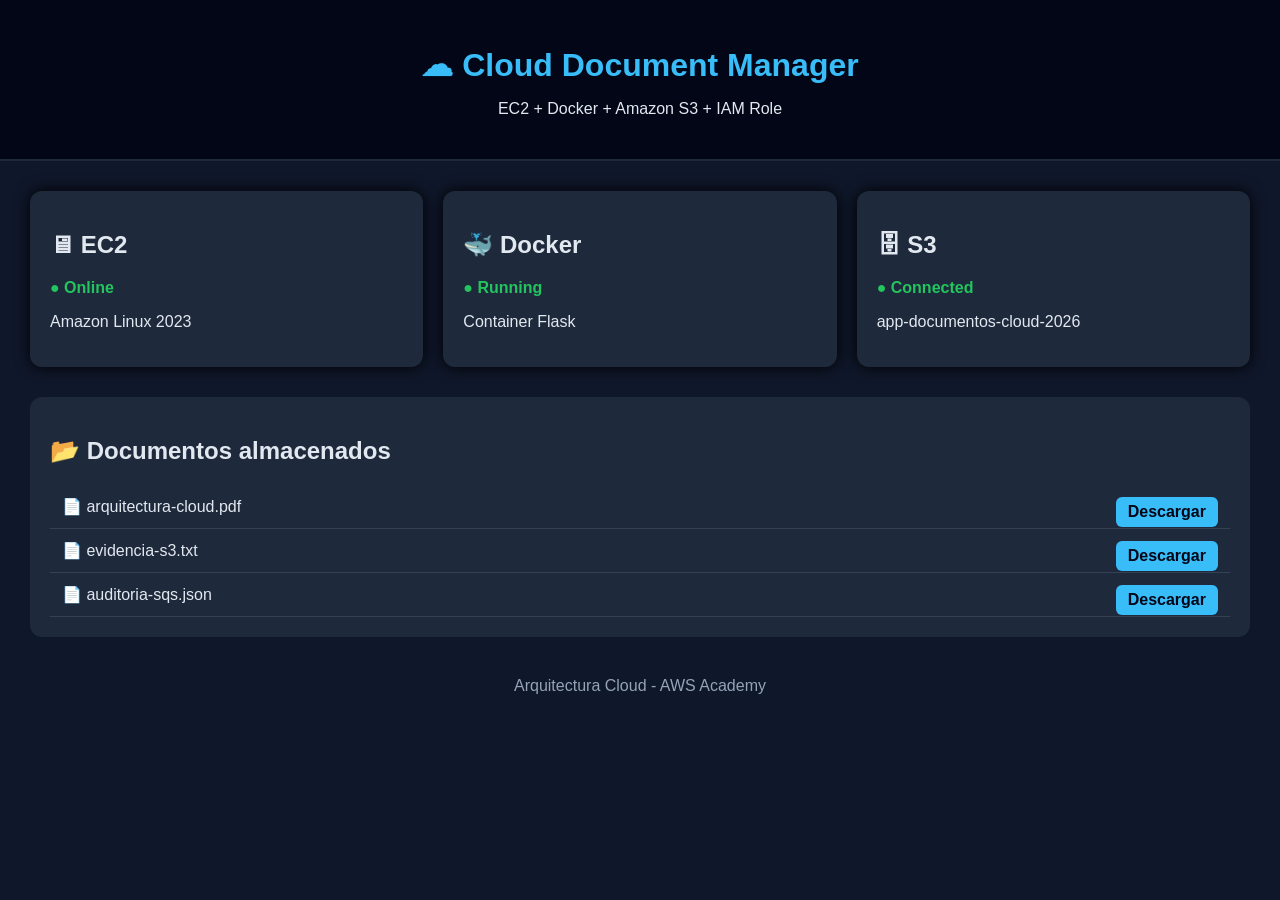
<file: docs-pages/index.html>
<!DOCTYPE html>
<html>

<head>

    <title>Cloud Document Manager</title>

    <link rel="stylesheet" href="style.css">

</head>


<body>


<header>

<h1>☁ Cloud Document Manager</h1>

<p>EC2 + Docker + Amazon S3 + IAM Role</p>

</header>



<div class="container">


<div class="cards">


<div class="card">

<h2>🖥 EC2</h2>

<p class="online">● Online</p>

<p>Amazon Linux 2023</p>

</div>



<div class="card">

<h2>🐳 Docker</h2>

<p class="online">● Running</p>

<p>Container Flask</p>

</div>




<div class="card">

<h2>🗄 S3</h2>

<p class="online">● Connected</p>

<p>app-documentos-cloud-2026</p>

</div>


</div>





<div class="files">

<h2>📂 Documentos almacenados</h2>



<div class="file">

📄 arquitectura-cloud.pdf

<a class="button" href="#">
Descargar
</a>

</div>



<div class="file">

📄 evidencia-s3.txt

<a class="button" href="#">
Descargar
</a>

</div>




<div class="file">

📄 auditoria-sqs.json

<a class="button" href="#">
Descargar
</a>

</div>



</div>




<footer>

<p>
Arquitectura Cloud - AWS Academy
</p>

</footer>



</div>


</body>

</html>
</file>
<file: docs-pages/style.css>
body {

    background-color: #0f172a;
    color: #e2e8f0;
    font-family: Arial, sans-serif;
    margin: 0;

}



header {

    background-color: #020617;
    padding: 25px;
    text-align: center;
    border-bottom: 2px solid #1e293b;

}



h1 {

    color: #38bdf8;
    margin-bottom: 5px;

}



.container {

    padding: 30px;

}



.cards {

    display: flex;
    gap: 20px;
    margin-bottom: 30px;

}



.card {

    background-color: #1e293b;
    padding: 20px;
    border-radius: 12px;
    flex: 1;
    box-shadow: 0 0 15px #000;

}



.online {

    color: #22c55e;
    font-weight: bold;

}



.files {

    background-color: #1e293b;
    padding: 20px;
    border-radius: 12px;

}



.file {

    padding: 12px;
    border-bottom: 1px solid #334155;

}



.button {

    float: right;
    background-color: #38bdf8;
    color: #020617;
    padding: 6px 12px;
    border-radius: 6px;
    text-decoration: none;
    font-weight: bold;

}



footer {

    text-align: center;
    margin-top: 40px;
    color: #94a3b8;

}
</file>
